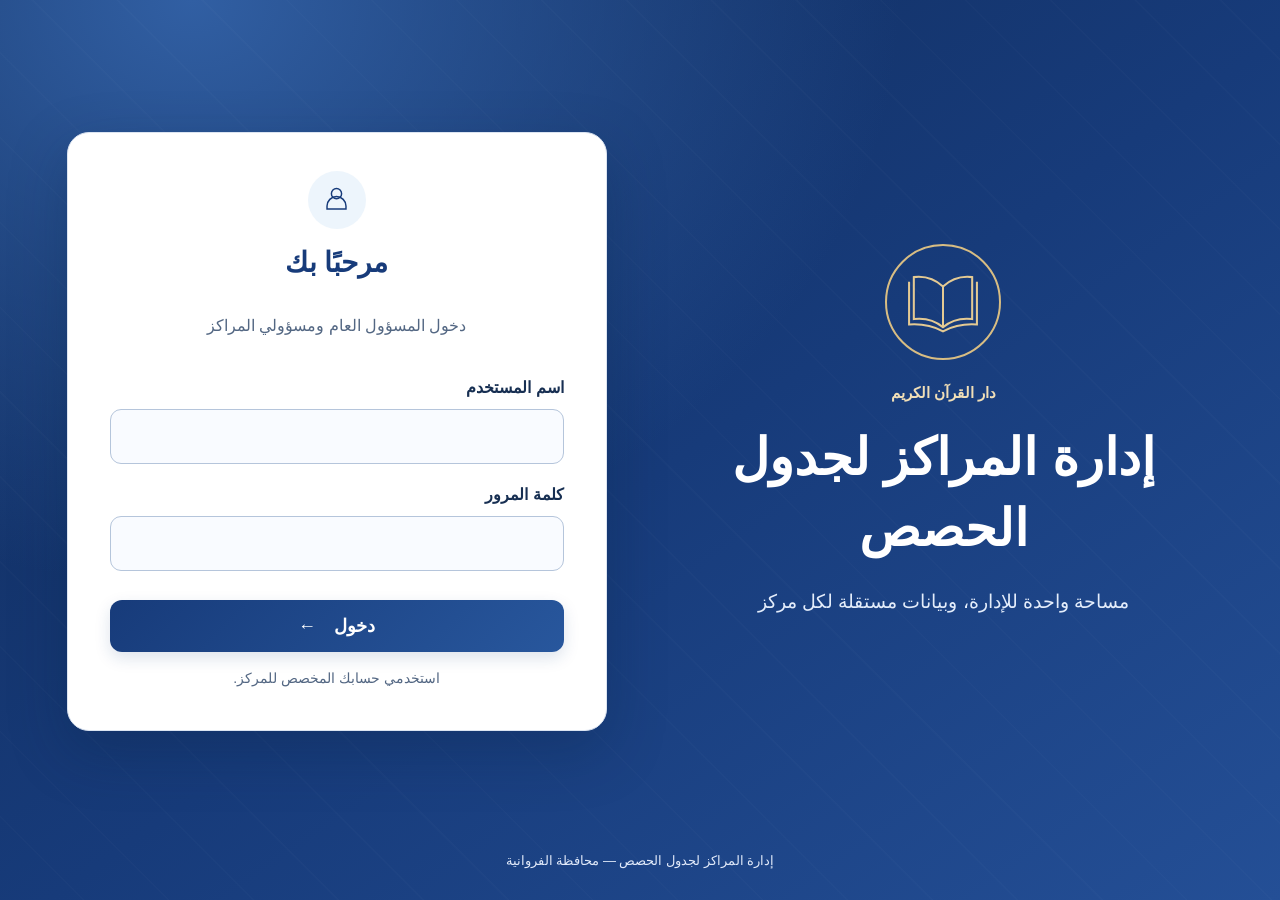
<file: index.html>
<!doctype html><html lang="ar" dir="rtl"><head><meta charset="utf-8"><meta name="viewport" content="width=device-width,initial-scale=1"><title>إدارة مراكز دار القرآن</title><link rel="stylesheet" href="portal.css"><script src="config.js"></script><script src="shared.js"></script><script src="portal.js" defer></script></head><body class="login-view">
<header><div><small>دار القرآن الكريم</small><h1>إدارة المراكز</h1><p>مساحة واحدة للإدارة، وبيانات مستقلة لكل مركز</p></div><div id="identity"></div></header>
<main><p id="notice" role="status" aria-live="polite"></p>
<section id="login" class="panel"><h2>مرحبًا بك</h2><p>دخول المسؤول العام ومسؤولي المراكز</p><form id="loginForm"><label>اسم المستخدم<input id="username" autocomplete="username" required></label><label>كلمة المرور<input id="password" type="password" autocomplete="current-password" required></label><button>دخول</button></form><p class="muted">استخدمي حسابك المخصص للمركز.</p></section>
<section id="dashboard" hidden><div class="toolbar"><h2>المراكز المسموحة لك</h2><button id="addCenter" hidden>＋ إضافة مركز</button><button id="accounts" hidden>الحسابات والصلاحيات</button><button id="refresh">تحديث</button><button id="logout" class="secondary">خروج</button></div><p id="usage" class="muted"></p><div id="centers" class="grid"></div></section>
<section id="accountPanel" class="panel" hidden><div class="toolbar"><h2 id="accountsHeading">الحسابات والصلاحيات</h2><button id="addAccount">＋ إضافة حساب</button><button id="closeAccounts" class="secondary">رجوع للمراكز</button></div><p id="accountsHelp">المسؤول العام يحدد مركزًا أو عدة مراكز لكل حساب. تغيير الصلاحية يلغي جلسات الحساب السابقة.</p><div id="accountList"></div></section>
</main>
<dialog id="centerDialog"><form id="centerForm"><h2 id="centerHeading">إضافة مركز</h2><input id="centerId" type="hidden"><label>اسم المركز<input id="centerName" maxlength="160" required></label><label>اسم مختصر<input id="centerShort" maxlength="80"></label><label>التذييل الرسمي<textarea id="centerFooter" maxlength="500"></textarea></label><label>مدة الاحتفاظ المقترحة بالأرشيف<select id="centerRetention"><option value="">تُحدد لاحقًا</option><option value="180">١٨٠ يومًا</option><option value="300">٣٠٠ يوم</option><option value="365">سنة</option></select></label><p class="muted">الحذف التلقائي معطّل. اختيار المدة يحفظ سياسة مقترحة فقط؛ لا يحذف أي سجل.</p><p>المركز الجديد يبدأ بلا موظفات أو جداول أو حركات أو حسابات قديمة.</p><div class="toolbar"><button>حفظ</button><button type="button" data-close="centerDialog" class="secondary">إلغاء</button></div></form></dialog>
<dialog id="accountDialog"><form id="accountForm"><h2 id="accountHeading">حساب إداري</h2><p id="accountHelp" class="muted"></p><input id="accountId" type="hidden"><label>اسم المستخدم<input id="accountName" required maxlength="100" autocomplete="off"></label><label>كلمة المرور الجديدة<input id="accountPassword" type="password" autocomplete="new-password" placeholder="٨ أحرف على الأقل؛ اتركيها فارغة عند إبقاء الحالية"></label><label class="check"><input id="accountActive" type="checkbox" checked><span id="activeLabel">الحساب مفعّل</span></label><fieldset><legend>المراكز والصلاحيات</legend><div id="membershipFields"></div></fieldset><div class="toolbar"><button>حفظ الحساب</button><button type="button" data-close="accountDialog" class="secondary">إلغاء</button></div></form></dialog>
<footer>إدارة مراكز دار القرآن — محافظة الفروانية</footer></body></html>
</file>
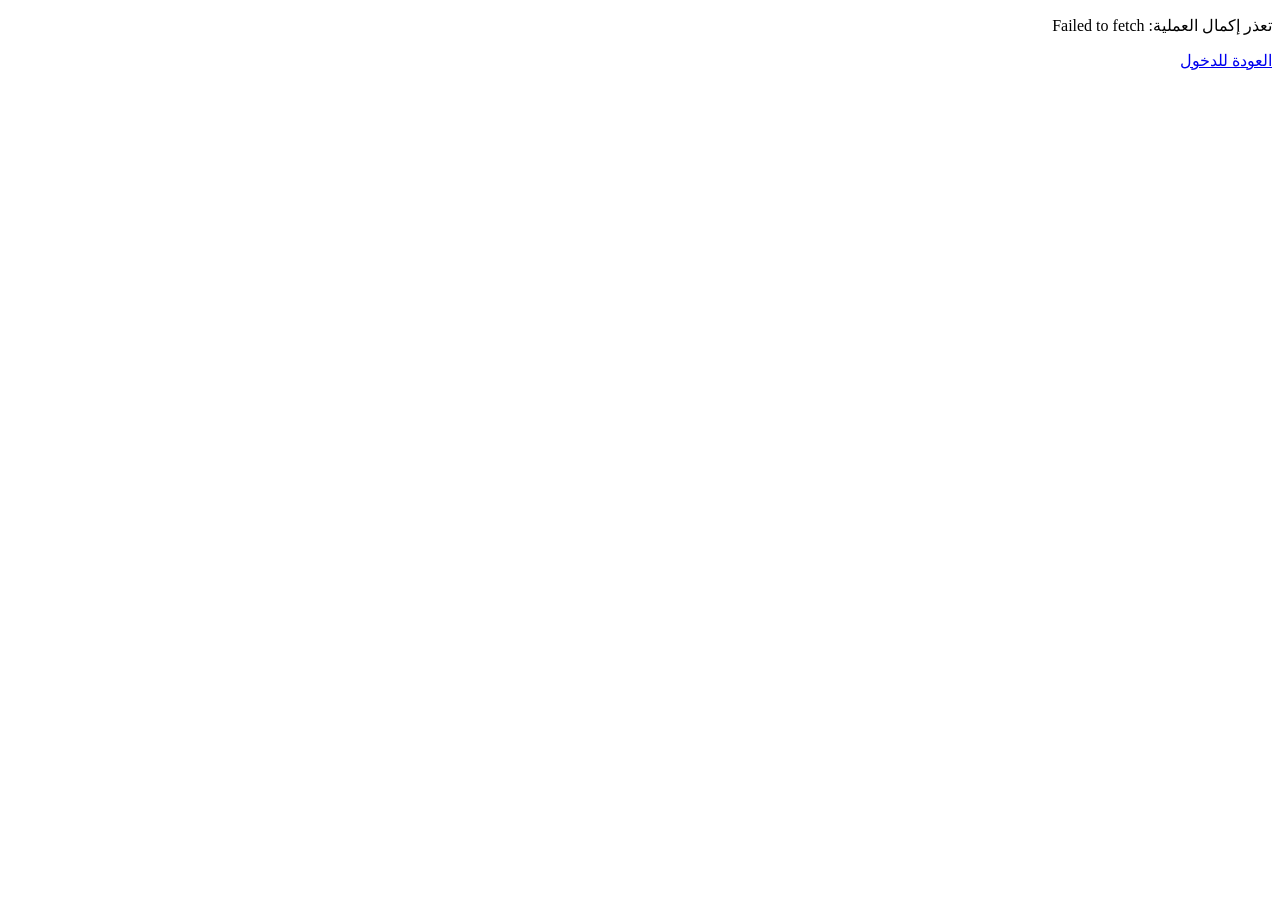
<file: app.html>
<!doctype html><html lang="ar" dir="rtl"><head><meta charset="utf-8"><title>فتح المركز</title><script src="config.js"></script><script src="shared.js"></script></head><body><p id="loading">جارٍ التحقق من صلاحية المركز وتحميل بياناته…</p><script>
(async()=>{try{const id=new URLSearchParams(location.search).get('center');const ctx=await DQMC.rpc('dqmc_open_center',{p_token:DQMC.token(),p_center:id});sessionStorage.setItem('dqmc:context:'+id,JSON.stringify(ctx));let source=await (await fetch('center-app.html',{cache:'no-store'})).text();const esc=DQMC.escape;const js=v=>String(v).replace(/[\\'"`\r\n\u2028\u2029]/g,x=>({'\\':'\\\\',"'":"\\'",'"':'\\"','`':'\\`','\r':'\\r','\n':'\\n','\u2028':'\\u2028','\u2029':'\\u2029'}[x])).replace(/\$\{/g,'\\${').replace(/</g,'\\x3c');
const parts=source.split(/(<script\b[^>]*>[\s\S]*?<\/script>)/gi);source=parts.map(p=>{const encode=/^<script\b/i.test(p)?js:esc;return p.replaceAll('__DQ_CENTER_NAME__',()=>encode(ctx.center.name)).replaceAll('__DQ_CENTER_FOOTER__',()=>encode(ctx.center.footer||ctx.center.name))}).join('');document.open();document.write(source);document.close();}catch(e){document.getElementById('loading').textContent=DQMC.message(e);const a=document.createElement('a');a.href='index.html';a.textContent='العودة للدخول';document.body.append(a)}})();
</script></body></html>
</file>
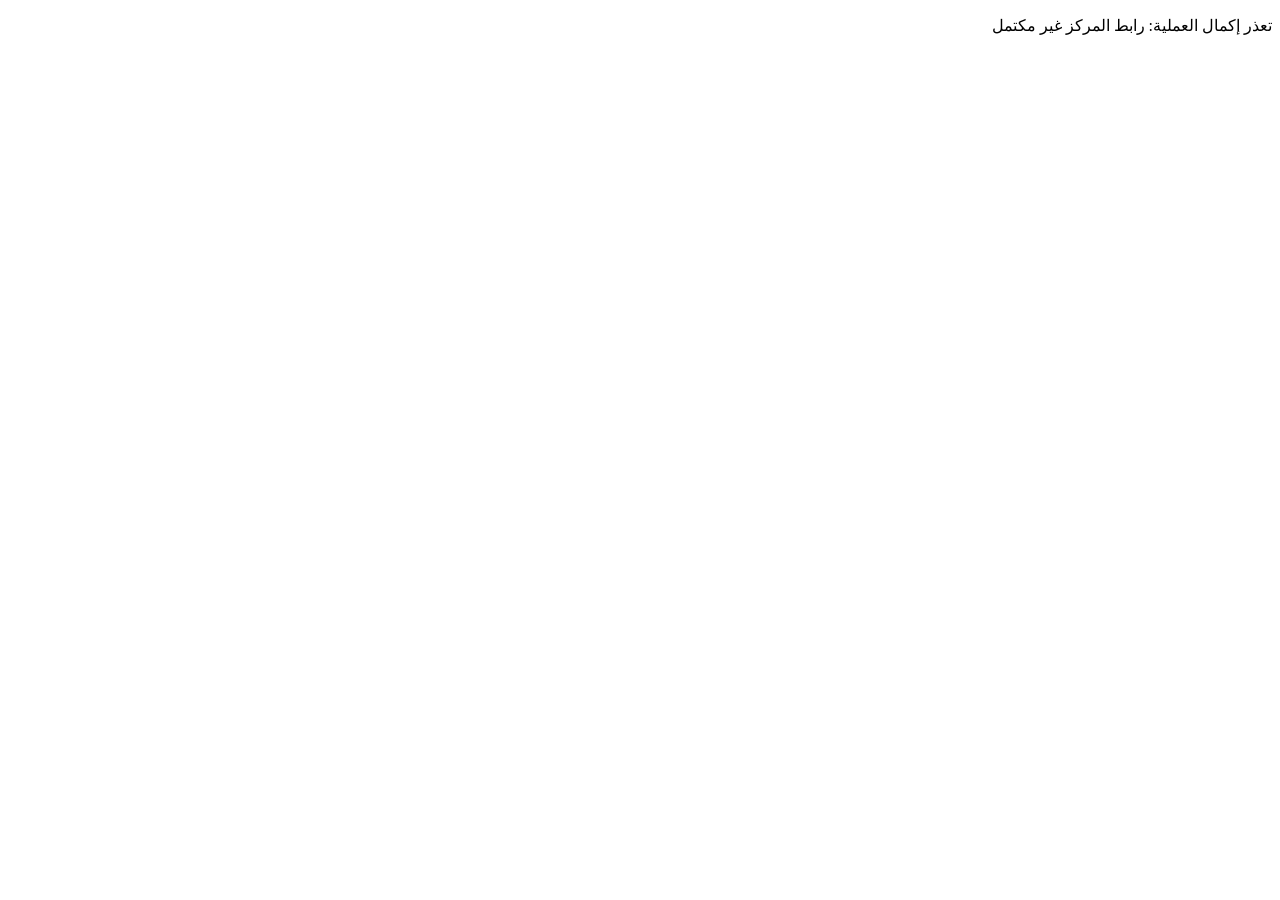
<file: attendance.html>
<!doctype html><html lang="ar" dir="rtl"><head><meta charset="utf-8"><meta name="viewport" content="width=device-width,initial-scale=1"><title>حركة الدوام</title><script src="config.js"></script><script src="shared.js"></script></head><body><p id="loading">جارٍ تحميل صفحة المركز…</p><script>
(async()=>{try{const id=new URLSearchParams(location.search).get('center');if(!id)throw Error('رابط المركز غير مكتمل');const c=await DQMC.rpc('dqmc_public_center',{p_center:id});sessionStorage.setItem('dqmc:public:'+id,JSON.stringify(c));const s=await(await fetch('staff-app.html')).text();document.open();document.write(s.replaceAll('__DQ_CENTER_NAME__',()=>DQMC.escape(c.name)));document.close()}catch(e){document.getElementById('loading').textContent=DQMC.message(e)}})();
</script></body></html>
</file>
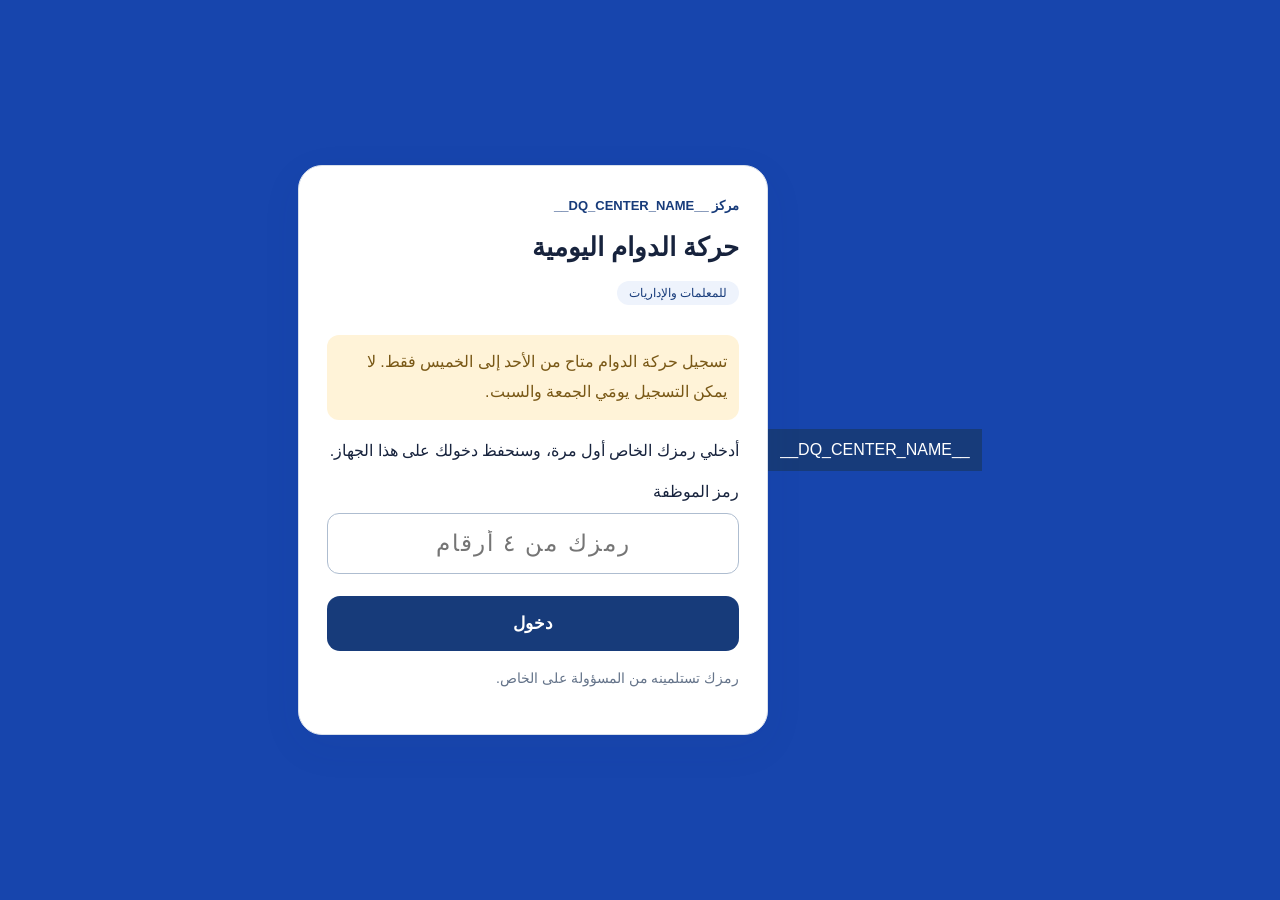
<file: staff-app.html>
<!doctype html>
<html lang="ar" dir="rtl"><head>
<script src="config.js"></script><script src="staff-bridge.js"></script><meta charset="utf-8">
<meta http-equiv="Content-Security-Policy" content="connect-src https://epcbxnfouempccysckhz.supabase.co https://cdn.jsdelivr.net;"><meta name="viewport" content="width=device-width,initial-scale=1">
<meta name="theme-color" content="#173b7a"><meta name="description" content="تسجيل حركة الدوام اليومية لموظفات مركز __DQ_CENTER_NAME__">
<meta property="og:title" content="حركة الدوام اليومية — مركز دار القرآن نساء ٢"><meta property="og:description" content="تسجيل حركة الدوام اليومية للمعلمات والإداريات">
<title> حركة الدوام اليومية</title>
<style>
*{box-sizing:border-box}body{margin:0;font-family:Tahoma,Arial,sans-serif;background:#1745AD;color:#17233d;min-height:100vh;display:flex;align-items:center;justify-content:center;padding:20px}main{width:100%;max-width:470px;background:#fff;border:1px solid #d7dfeb;border-radius:24px;padding:28px;box-shadow:0 12px 40px #173b7a12}.brand{color:#173b7a;font-size:13px;line-height:1.9;font-weight:bold}.badge{display:inline-block;padding:5px 12px;background:#eef3fc;border-radius:20px;font-size:12px;color:#173b7a;margin-bottom:14px}h1{font-size:26px;line-height:1.6;margin:8px 0 12px}p{line-height:1.9}.muted{color:#65748a;font-size:14px}label{display:block}.choice{border:1px solid #d2dbe7;border-radius:14px;padding:17px 14px;margin:10px 0;font-weight:bold;cursor:pointer;display:flex;align-items:center;gap:12px}.choice:has(input:checked){border:2px solid #173b7a;background:#eef3fc;padding:16px 13px}.choice input{width:22px;height:22px;accent-color:#173b7a}#code{width:100%;padding:16px;border:1px solid #aebdd0;border-radius:12px;margin:12px 0;font-size:23px;direction:ltr;text-align:center;letter-spacing:2px}button{width:100%;background:#173b7a;color:white;padding:17px;border:0;border-radius:13px;font-family:inherit;font-size:17px;font-weight:bold;cursor:pointer;margin-top:10px}button:disabled{opacity:.55;cursor:wait}.secondary{background:transparent;color:#65748a;font-size:13px;padding:10px}#message{line-height:1.8;background:#fff3d8;color:#795816;border-radius:12px;padding:12px;margin:14px 0}#success{background:#eaf7f1;padding:20px;border-radius:16px;color:#176347}#success h2{margin-top:0}dialog{border:0;border-radius:20px;max-width:390px;width:90%;padding:24px}dialog::backdrop{background:#17233d80}#cancel{background:#e8eef7;color:#173b7a}[hidden]{display:none!important}footer{font-size:11px;color:#8995a7;text-align:center;margin-top:25px}
</style></head><body>
<div style="padding:12px;text-align:center;background:#173b7a;color:white">__DQ_CENTER_NAME__</div><main>
<div class="brand">مركز __DQ_CENTER_NAME__</div><h1>حركة الدوام اليومية</h1><div class="badge">للمعلمات والإداريات</div>
<div id="message" role="status" hidden></div><p id="weekendNotice" role="status" hidden style="background:#fff3d8;color:#795816;padding:12px;border-radius:12px">تسجيل حركة الدوام متاح من الأحد إلى الخميس فقط. لا يمكن التسجيل يومَي الجمعة والسبت.</p>
<section id="login"><p>أدخلي رمزك الخاص أول مرة، وسنحفظ دخولك على هذا الجهاز.</p><form id="loginForm"><label for="code">رمز الموظفة</label><input id="code" type="password" inputmode="numeric" autocomplete="current-password" maxlength="4" minlength="4" required placeholder="رمزك من ٤ أرقام"><button id="loginButton">دخول</button></form><p class="muted">رمزك تستلمينه من المسؤولة على الخاص.</p></section>
<section id="record" hidden><h2 id="staffName"></h2><p class="muted" id="dateLabel"></p><p id="balance" class="muted" role="status"></p><div id="choices">
<label class="choice"><input type="radio" name="type" value="إذن بداية الدوام">إذن بداية الدوام</label>
<label class="choice"><input type="radio" name="type" value="إذن نهاية الدوام">إذن نهاية الدوام</label>
<label class="choice"><input type="radio" name="type" value="مرضية">مرضية</label>
<label class="choice"><input type="radio" name="type" value="طارئة">طارئة</label>
<p class="muted">تسجيل واحد لليوم. بعد التأكيد لا يمكن تعديل الحالة أو حذفها.</p><button id="send">تأكيد التسجيل</button></div>
<div id="success" hidden><h2>✓ تم تسجيل حالتك اليوم</h2><p id="saved"></p><p>انتهى التسجيل لهذا اليوم. يمكنك إغلاق الصفحة.</p></div>
<button id="switchAccount" class="secondary">تغيير الحساب على هذا الجهاز</button></section>

</main><dialog id="confirmation"><h2>تأكيد الإرسال النهائي</h2><p id="confirmText"></p><p class="muted">بعد الإرسال لا يمكن التعديل أو الحذف أو تسجيل حالة ثانية لليوم.</p><button id="confirmSend">إرسال نهائي</button><button id="cancel">رجوع</button></dialog>
<script>
const API='https://epcbxnfouempccysckhz.supabase.co/rest/v1/rpc/';
const KEY='sb_publishable_gdrF9S7VFmhwlY1ia0MVCw__RJHGgMh';
const SESSION='dq_trial_staff_session_v1';let token='',state=null,busy=false;
const el=id=>document.getElementById(id);
try{token=localStorage.getItem(SESSION)||''}catch(e){}
function notice(text){el('message').textContent=text;el('message').hidden=!text}
function cleanCode(value){return value.replace(/[٠-٩]/g,c=>String('٠١٢٣٤٥٦٧٨٩'.indexOf(c))).replace(/[۰-۹]/g,c=>String('۰۱۲۳۴۵۶۷۸۹'.indexOf(c))).replace(/[\s-]/g,'')}

function kuwaitDate(){return new Intl.DateTimeFormat('en-CA',{timeZone:'Asia/Kuwait',year:'numeric',month:'2-digit',day:'2-digit'}).formatToParts(new Date()).reduce((a,p)=>(a[p.type]=p.value,a),{});}
function weekendDate(date){const day=new Date(date+'T12:00:00Z').getUTCDay();return day===5||day===6;}
function isWeekend(){const p=kuwaitDate();return weekendDate(p.year+'-'+p.month+'-'+p.day);}
function afterFiveKuwait(){const p=new Intl.DateTimeFormat('en-GB',{timeZone:'Asia/Kuwait',hour:'2-digit',hourCycle:'h23'}).formatToParts(new Date());return Number(p.find(x=>x.type==='hour').value)>=17;}
function updateWeekend(){const closed=isWeekend()||afterFiveKuwait()||!!(state?.date&&weekendDate(state.date));el('weekendNotice').hidden=!closed;el('send').disabled=busy||closed;el('confirmSend').disabled=busy||closed;return closed;}
function checkWorkday(){if(updateWeekend()){notice(afterFiveKuwait()?'انتهى وقت تسجيل حركة الدوام لهذا اليوم.':'لا يمكن تسجيل حركة الدوام يومَي الجمعة والسبت.');return false}return true;}

async function rpc(name,args){if(name==='dq_trial_submit'&&afterFiveKuwait())throw Error('AFTER_FIVE_CLOSED');if(name==='dq_trial_submit'&&(isWeekend()||weekendDate(args.p_day)))throw Error('WEEKEND_CLOSED');let r;try{r=await fetch(API+name,{method:'POST',headers:{apikey:KEY,Authorization:'Bearer '+KEY,'Content-Type':'application/json'},body:JSON.stringify(args),signal:AbortSignal.timeout(20000)})}catch(e){throw Error('NETWORK')}
 const body=await r.json().catch(()=>({}));if(!r.ok)throw Error(body.message||'SERVER');return body}
function renderBalance(data){const l=data.limits,box=el('balance');if(!l){box.textContent='';return}const ar=n=>String(n).replace(/\d/g,d=>'٠١٢٣٤٥٦٧٨٩'[d]);box.textContent='المتبقي من استئذانات الشهر: '+ar(Math.max(0,4-l.permissionUsed))+' من ٤ — المتبقي من طارئة السنة: '+ar(Math.max(0,4-l.emergencyUsed))+' من ٤';}
function checkAllowance(type){if(!state?.limits){notice('يلزم تحديث تفعيل الأرصدة لدى المسؤولة قبل التسجيل.');return false}const l=state.limits;if(type.includes('إذن')&&l.permissionUsed>=4){notice('لقد نفد رصيدك من الاستئذانات لهذا الشهر؛ الحد ٤ للبداية والنهاية معًا.');return false}if(type==='طارئة'&&l.emergencyUsed>=4){notice('لقد نفد رصيدك من الإجازات الطارئة لهذا العام؛ الحد ٤ أيام.');return false}return true}
function showState(data){state=data;renderBalance(data);el('login').hidden=true;el('record').hidden=false;el('staffName').textContent=data.name;el('dateLabel').textContent=(data.kind||'')+' — '+new Date(data.date+'T12:00:00+03:00').toLocaleDateString('ar-KW',{weekday:'long',year:'numeric',month:'long',day:'numeric',timeZone:'Asia/Kuwait'});el('choices').hidden=!!data.entry;el('success').hidden=!data.entry;if(data.entry)el('saved').textContent=data.entry.type+' — الساعة '+data.entry.time;updateWeekend();}
function explain(error){if(error.message.includes('AFTER_FIVE_CLOSED'))return notice('انتهى وقت تسجيل حركة الدوام لهذا اليوم.');if(error.message.includes('WEEKEND_CLOSED'))return notice('لا يمكن تسجيل حركة الدوام يومَي الجمعة والسبت.');if(error.message.includes('PERMISSION_LIMIT_REACHED')){refresh();return notice('لقد نفد رصيدك من الاستئذانات لهذا الشهر؛ الحد ٤ للبداية والنهاية معًا.')}if(error.message.includes('EMERGENCY_LIMIT_REACHED')){refresh();return notice('لقد نفد رصيدك من الإجازات الطارئة لهذا العام؛ الحد ٤ أيام.')}if(error.message.includes('SESSION_EXPIRED')){forget();return notice('انتهت جلسة الدخول. أدخلي رمزك مرة أخرى.')}if(error.message.includes('DAY_CHANGED')){refresh();return notice('تغيّر اليوم. راجعي التاريخ واختاري الحالة من جديد.')}if(error.message.includes('INVALID_CODE'))return notice('الرمز غير صحيح. راجعي الرمز المرسل لك من المسؤولة.');notice('تعذر الاتصال. تحققي من الإنترنت ثم حاولي مجددًا. إذا استمرت المشكلة راجعي المسؤولة.')}
function setBusy(value){busy=value;['loginButton','send','confirmSend','switchAccount'].forEach(id=>el(id).disabled=value);updateWeekend()}
function forget(){token='';state=null;try{localStorage.removeItem(SESSION)}catch(e){}el('login').hidden=false;el('record').hidden=true;el('code').value='';document.querySelectorAll('input[name=type]').forEach(x=>x.checked=false)}
async function refresh(){if(!token||busy)return;try{showState(await rpc('dq_trial_status',{p_token:token}));notice('')}catch(e){explain(e)}}
el('loginForm').onsubmit=async event=>{event.preventDefault();if(busy)return;const code=cleanCode(el('code').value);if(!/^\d{4}$/.test(code))return notice('أدخلي الرمز المكوّن من ٤ أرقام.');setBusy(true);notice('جارٍ التحقق…');try{const data=await rpc('dq_trial_login',{p_code:code});token=data.token;el('code').value='';let remembered=true;try{localStorage.setItem(SESSION,token)}catch(e){remembered=false}showState(data);notice(remembered?'':'تم الدخول، لكن تعذر حفظه على الجهاز. احتفظي برمزك للدخول لاحقًا.')}catch(e){explain(e)}finally{setBusy(false)}};
el('send').onclick=()=>{if(busy||!state||state.entry)return;if(!checkWorkday())return;const choice=document.querySelector('input[name=type]:checked');if(!choice)return notice('اختاري حالتك أولًا.');if(!checkAllowance(choice.value))return;notice('');el('confirmText').textContent=state.name+' — '+choice.value+' — '+state.date;el('confirmation').showModal()};
el('cancel').onclick=()=>el('confirmation').close();
el('confirmSend').onclick=async()=>{if(busy)return;if(!checkWorkday()){el('confirmation').close();return;}const choice=document.querySelector('input[name=type]:checked');if(!choice)return;setBusy(true);el('confirmation').close();notice('جارٍ تسجيل الحالة…');try{const current=await rpc('dq_trial_status',{p_token:token});if(current.date!==state.date){showState(current);document.querySelectorAll('input[name=type]').forEach(x=>x.checked=false);return notice('تغيّر اليوم. راجعي التاريخ واختاري الحالة من جديد.')}showState(current);if(current.entry)return;if(!checkWorkday())return;if(!checkAllowance(choice.value))return;const data=await rpc('dq_trial_submit',{p_token:token,p_type:choice.value,p_day:state.date});showState(data);notice(data.alreadyRecorded?'سبق تسجيل حالة لهذا اليوم؛ تظهر حالتك المعتمدة أدناه.':'')}catch(e){explain(e)}finally{setBusy(false)}};
el('switchAccount').onclick=()=>{if(confirm('تسجيل الخروج من هذا الجهاز؟ ستحتاجين رمزك للدخول مرة أخرى.')){forget();notice('')}};
document.addEventListener('visibilitychange',()=>{if(!document.hidden)refresh()});window.addEventListener('focus',refresh);
setInterval(()=>{if(state&&!el('confirmation').open)refresh()},60000);
updateWeekend();setInterval(updateWeekend,10000);
if(token){el('login').hidden=true;notice('جارٍ استعادة دخولك…');refresh().finally(()=>{if(!state)el('login').hidden=false})}
</script></body></html>
</file>
<file: portal.css>
:root{font-family:Tahoma,Arial,sans-serif;color:#16243c;background:#f1f5fa;font-size:16px}*{box-sizing:border-box}body{margin:0}header{background:linear-gradient(110deg,#08295e,#174b93);color:white;padding:32px max(5vw,20px);display:flex;justify-content:space-between;align-items:center;border-bottom:5px solid #c8a568}header h1{font-size:32px;margin:10px 0}header p{color:#e6edf8}main{max-width:1280px;margin:auto;padding:24px}button{cursor:pointer;border:0;border-radius:9px;background:#174b83;color:white;padding:12px 20px;font:inherit;font-weight:bold;min-height:46px}button:hover{filter:brightness(1.12)}button:disabled{opacity:.55;cursor:wait}button.secondary{background:#e6edf6;color:#173b7a}.toolbar{display:flex;align-items:center;gap:12px;flex-wrap:wrap}.toolbar h2{margin-inline-end:auto}.panel,.card{background:white;border:1px solid #dce4ef;border-radius:16px;padding:25px;box-shadow:0 5px 20px #153a7110}#login{max-width:500px;margin:30px auto}.grid{display:grid;grid-template-columns:repeat(auto-fit,minmax(285px,1fr));gap:20px;margin:20px 0}.card{border-top:5px solid #bea16e}.card h3{font-size:21px;min-height:50px}.muted{color:#586a81;line-height:1.8;font-size:14px}label{display:block;margin:14px 0;font-weight:bold}input,textarea,select{display:block;width:100%;font:inherit;border:1px solid #b6c6da;border-radius:8px;padding:12px;margin-top:8px;background:white;color:#142b49}textarea{min-height:75px}dialog{border:0;border-radius:18px;padding:28px;width:min(650px,94vw);max-height:92vh;overflow:auto;box-shadow:0 20px 60px #112a5750}dialog::backdrop{background:#122b4b80}.check{display:flex;gap:10px;align-items:center}.check input{width:auto}.membership{border-bottom:1px solid #dce4ef;padding:12px 0}.scopes{display:grid;grid-template-columns:1fr 1fr;gap:5px}.scopes label{font-size:13px;margin:5px}footer{padding:25px;text-align:center;color:#63758b;font-size:13px}#notice{white-space:pre-line;padding:12px;border-radius:8px}#notice:empty{display:none}#notice.error{background:#ffe9e7;color:#8c251b}#notice.ok{background:#e7f4e8;color:#235c31}[hidden]{display:none!important}.account-row{border-bottom:1px solid #dfe5ed;padding:15px;display:flex;justify-content:space-between;gap:15px;align-items:center}

button.danger{background:#b42318;color:#fff}button.danger:hover{background:#8f1b13}

/* Exterior login only. Removing login-view restores the unchanged administration UI. */
body.login-view{min-height:100vh;background:radial-gradient(ellipse at 15% 0%,#315fa3 0,transparent 46%),linear-gradient(145deg,#102b59 0%,#173b7a 52%,#244f96 100%);color:#172f52}
body.login-view header{max-width:1360px;margin:auto;background:none;border:0;padding:32px clamp(20px,5vw,68px) 26px;gap:24px;text-align:center}
body.login-view header small{display:inline-block;color:#f1dfb7;font-size:15px;font-weight:bold}
body.login-view header h1{font-size:clamp(28px,3.2vw,42px);line-height:1.4;margin:9px 0 10px}
body.login-view header p{color:#e4edfb;line-height:1.8;margin:0;font-size:16px}
body.login-view main{max-width:1280px;padding:25px clamp(16px,4vw,48px) 32px}
body.login-view #login{max-width:540px;margin:30px auto 14px;padding:34px 38px;background:#fff;border:1px solid #dbe4f1;border-top:1px solid #dbe4f1;border-radius:22px;box-shadow:0 20px 58px #071d3e42}
body.login-view #login h2::before{content:"";display:block;width:58px;height:58px;margin:0 auto 13px;border-radius:50%;background:#edf5fc url("data:image/svg+xml,%3Csvg xmlns='http://www.w3.org/2000/svg' viewBox='0 0 48 48' fill='none' stroke='%23173b7a' stroke-width='2'%3E%3Ccircle cx='24' cy='16' r='7'/%3E%3Cpath d='M11 37v-4a13 13 0 0 1 26 0v4Z'/%3E%3C/svg%3E") center/35px no-repeat}
body.login-view #login h2{color:#173b7a;font-size:28px;margin:0 0 12px;line-height:1.5;text-align:center}
body.login-view #login>p{line-height:1.8;text-align:center;color:#536783}
body.login-view #login label{line-height:1.7;margin:17px 0}
body.login-view #login input{border:1px solid #b5c5db;border-radius:11px;padding:13px 14px;min-height:49px;background:#f9fbff;color:#142b49}
body.login-view #loginForm>button{width:100%;margin-top:12px;font-size:18px;min-height:52px;border-radius:12px;background:linear-gradient(135deg,#173b7a,#28579d);box-shadow:0 6px 16px #173b7a25}
body.login-view #loginForm>button::after{content:"←";display:inline-block;margin-inline-start:18px;font-weight:normal}
body.login-view #loginForm>button:hover{background:#204c90}
body.login-view #loginForm>button:disabled{opacity:.55;cursor:wait}
body.login-view #login input:focus-visible,body.login-view #login button:focus-visible{outline:3px solid #b58830;outline-offset:3px}
body.login-view #login .muted{margin-bottom:0;text-align:center;color:#536783}
body.login-view footer{color:#e1eafa;padding:12px 20px 28px;line-height:1.8}
body.login-view #notice{line-height:1.8;overflow-wrap:anywhere}
body.login-view header::before{content:"";display:block;width:112px;height:112px;margin:0 auto 24px;border:2px solid #d8bd83;border-radius:50%;background:url("data:image/svg+xml,%3Csvg xmlns='http://www.w3.org/2000/svg' viewBox='0 0 112 96' fill='none' stroke='%23e4ca93' stroke-width='3'%3E%3Cpath d='M56 26Q38 9 13 12v62q25-3 43 12 18-15 43-12V12Q74 9 56 26ZM56 26v60M6 19v63q27-2 50 10 23-12 50-10V19'/%3E%3C/svg%3E") center/76px no-repeat}
body.login-view header{display:block}
body.login-view header #identity{display:none}
@media(min-width:900px){body.login-view{display:grid;grid-template-columns:minmax(0,1fr) minmax(0,1fr);grid-template-rows:1fr auto;align-items:center;gap:0 36px;padding:40px max(4vw,24px) 0;background:repeating-linear-gradient(45deg,transparent 0 58px,#ffffff04 59px 60px),radial-gradient(ellipse at 15% 0%,#315fa3 0,transparent 46%),linear-gradient(145deg,#102b59 0%,#173b7a 52%,#244f96 100%)}body.login-view header{grid-column:1;grid-row:1;padding:35px 15px;max-width:560px;width:100%}body.login-view header h1{font-size:clamp(36px,4vw,56px);margin:20px 0}body.login-view header p{font-size:19px;max-width:440px;margin:auto}body.login-view main{grid-column:2;grid-row:1;padding:12px 0;width:100%;max-width:570px}body.login-view #login{margin:0 auto;padding:38px 42px;min-height:470px;display:flex;flex-direction:column;justify-content:center}body.login-view footer{grid-column:1/-1;grid-row:2;padding-top:26px}}

@media(max-width:620px){body.login-view header{padding:23px 20px;align-items:flex-start;gap:14px}body.login-view header h1{font-size:28px}body.login-view header p{font-size:14px}body.login-view main{padding:20px 14px 24px}body.login-view #login{margin:8px auto;padding:26px 23px;border-radius:18px}body.login-view #login h2::before{content:"";display:block;width:58px;height:58px;margin:0 auto 13px;border-radius:50%;background:#edf5fc url("data:image/svg+xml,%3Csvg xmlns='http://www.w3.org/2000/svg' viewBox='0 0 48 48' fill='none' stroke='%23173b7a' stroke-width='2'%3E%3Ccircle cx='24' cy='16' r='7'/%3E%3Cpath d='M11 37v-4a13 13 0 0 1 26 0v4Z'/%3E%3C/svg%3E") center/35px no-repeat}
body.login-view #login h2{font-size:25px}}
</file>
